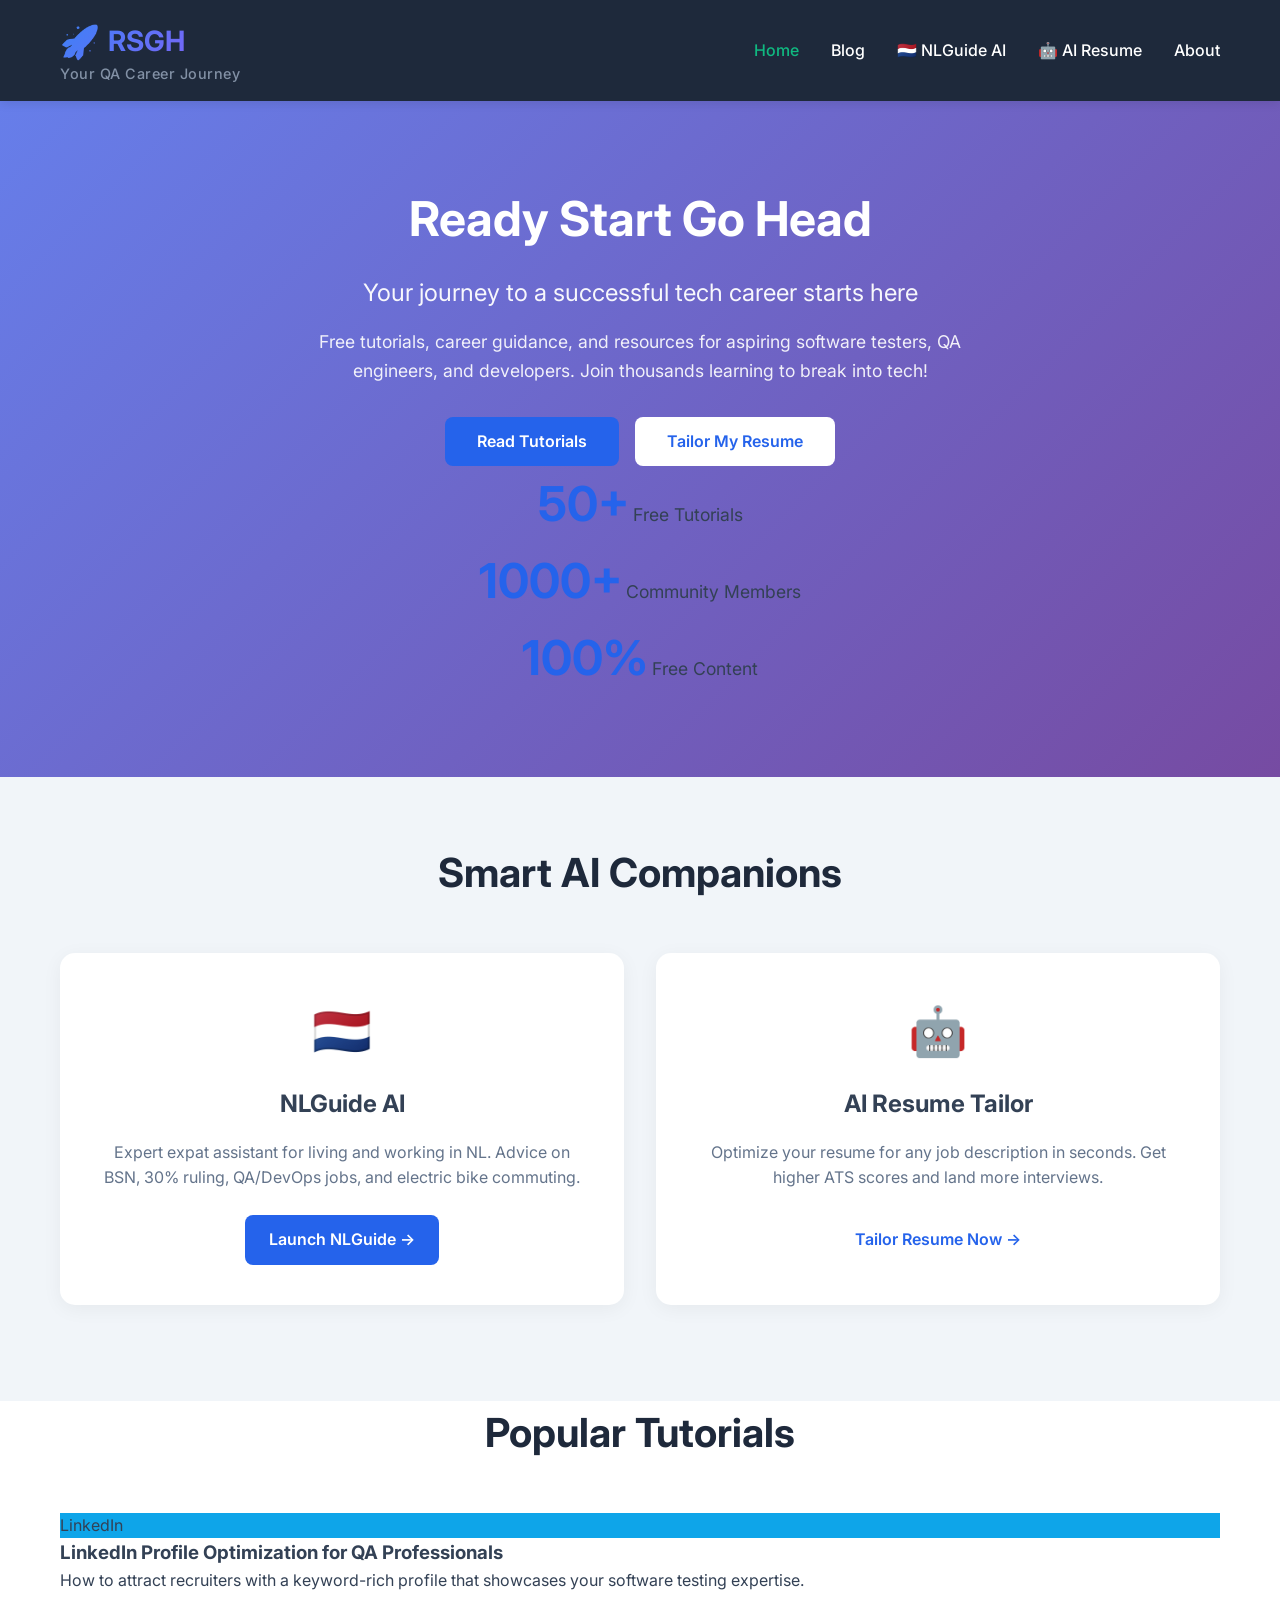
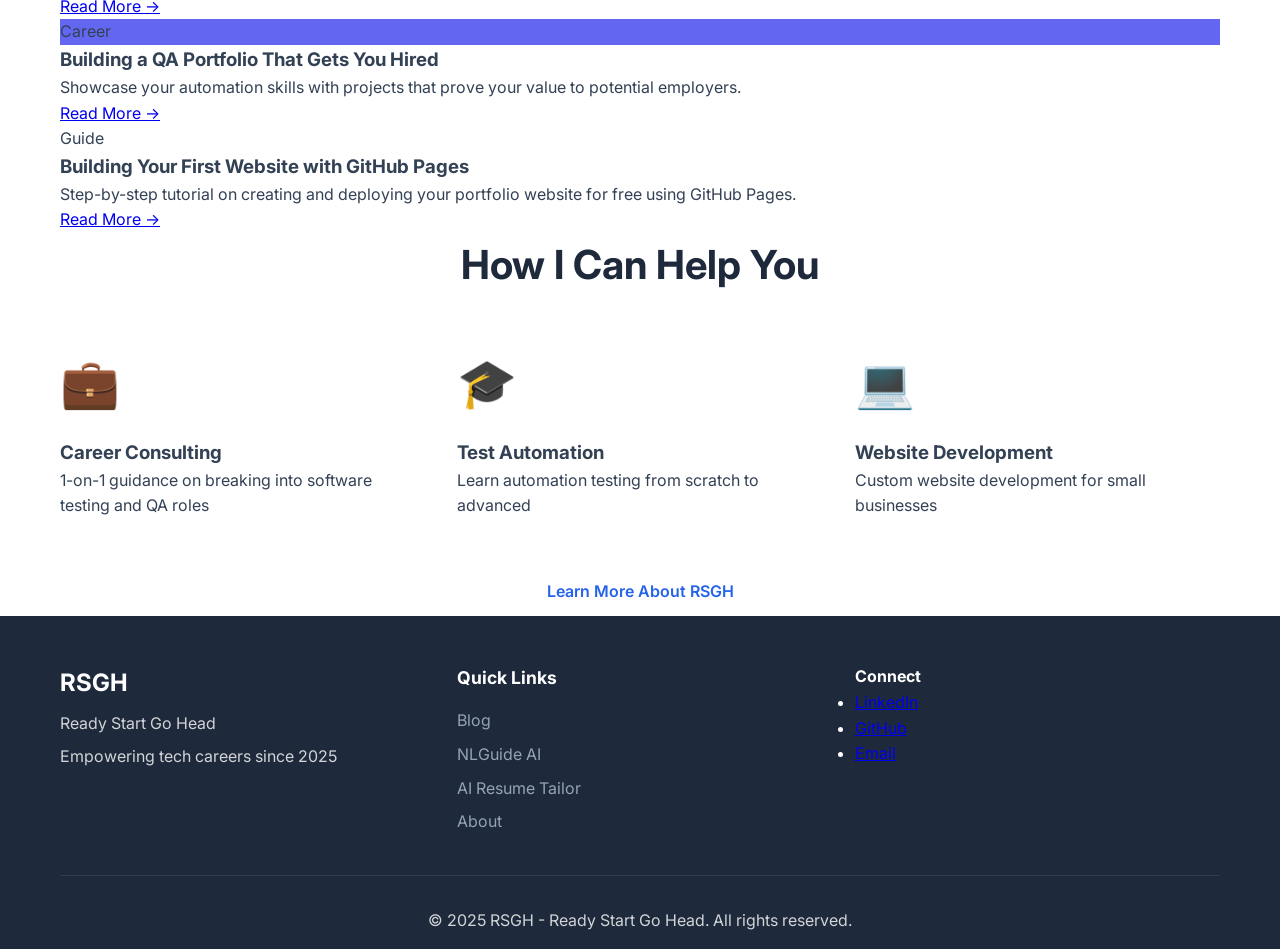
<file: index.html>
<!DOCTYPE html>
<html lang="en">
<head>
    <meta charset="UTF-8">
    <meta name="viewport" content="width=device-width, initial-scale=1.0">
    <meta name="description" content="RSGH - Ready Start Go Head | Empowering tech careers, software testing tutorials, and career guidance for aspiring developers and QA engineers.">
    <meta name="keywords" content="software testing, QA engineer, automation testing, career guidance, tech tutorials, RSGH, Ready Start Go Head">
    <title>RSGH - Ready Start Go Head | Tech Career & Software Testing</title>
    <link rel="stylesheet" href="styles.css">
    <link rel="preconnect" href="https://fonts.googleapis.com">
    <link rel="preconnect" href="https://fonts.gstatic.com" crossorigin>
    <link href="https://fonts.googleapis.com/css2?family=Inter:wght@300;400;600;700&display=swap" rel="stylesheet">
</head>
<body>
    <!-- Navigation -->
    <nav class="navbar">
        <div class="container">
            <div class="nav-brand">
                <h2 style="display: flex; align-items: center; gap: 0.5rem; font-size: 1.75rem;"><span style="font-size: 2rem;">🚀</span> RSGH</h2>
                <span class="brand-tagline" style="font-size: 0.9rem; font-weight: 500; opacity: 0.85; letter-spacing: 0.5px;">Your QA Career Journey</span>
            </div>
            <ul class="nav-menu">
                <li><a href="index.html" class="active">Home</a></li>
                <li><a href="blog.html">Blog</a></li>
                <li><a href="nlguide-ai.html">🇳🇱 NLGuide AI</a></li>
                <li><a href="ai-resume-tailor.html">🤖 AI Resume</a></li>
                <li><a href="about.html">About</a></li>
            </ul>
        </div>
    </nav>

    <!-- Hero Section -->
    <section class="hero">
        <div class="container">
            <div class="hero-content">
                <h1 class="hero-title">Ready Start Go Head</h1>
                <p class="hero-subtitle">Your journey to a successful tech career starts here</p>
                <p class="hero-description">Free tutorials, career guidance, and resources for aspiring software testers, QA engineers, and developers. Join thousands learning to break into tech!</p>
                <div class="hero-buttons">
                    <a href="blog.html" class="btn btn-primary">Read Tutorials</a>
                    <a href="ai-resume-tailor.html" class="btn btn-secondary">Tailor My Resume</a>
                </div>
                <div class="hero-stats">
                    <div class="stat-item">
                        <span class="stat-number">50+</span>
                        <span class="stat-label">Free Tutorials</span>
                    </div>
                    <div class="stat-item">
                        <span class="stat-number">1000+</span>
                        <span class="stat-label">Community Members</span>
                    </div>
                    <div class="stat-item">
                        <span class="stat-number">100%</span>
                        <span class="stat-label">Free Content</span>
                    </div>
                </div>
            </div>
        </div>
    </section>

    <!-- AI Tools Section -->
    <section class="ai-tools-preview" style="background: #f1f5f9; padding: 4rem 0;">
        <div class="container">
            <h2 class="section-title" style="text-align: center; margin-bottom: 3rem;">Smart AI Companions</h2>
            <div class="services-grid" style="display: grid; grid-template-columns: repeat(auto-fit, minmax(300px, 1fr)); gap: 2rem;">
                <div class="service-item" style="background: white; padding: 2.5rem; border-radius: 15px; box-shadow: 0 4px 20px rgba(0,0,0,0.05); text-align: center;">
                    <div style="font-size: 3rem; margin-bottom: 1rem;">🇳🇱</div>
                    <h3 style="font-size: 1.5rem; margin-bottom: 1rem;">NLGuide AI</h3>
                    <p style="color: #64748b; margin-bottom: 1.5rem;">Expert expat assistant for living and working in NL. Advice on BSN, 30% ruling, QA/DevOps jobs, and electric bike commuting.</p>
                    <a href="nlguide-ai.html" class="btn btn-primary" style="width: auto; padding: 0.75rem 1.5rem;">Launch NLGuide →</a>
                </div>
                <div class="service-item" style="background: white; padding: 2.5rem; border-radius: 15px; box-shadow: 0 4px 20px rgba(0,0,0,0.05); text-align: center;">
                    <div style="font-size: 3rem; margin-bottom: 1rem;">🤖</div>
                    <h3 style="font-size: 1.5rem; margin-bottom: 1rem;">AI Resume Tailor</h3>
                    <p style="color: #64748b; margin-bottom: 1.5rem;">Optimize your resume for any job description in seconds. Get higher ATS scores and land more interviews.</p>
                    <a href="ai-resume-tailor.html" class="btn btn-secondary" style="width: auto; padding: 0.75rem 1.5rem;">Tailor Resume Now →</a>
                </div>
            </div>
        </div>
    </section>

    <!-- Popular Tutorials Section -->
    <section class="featured-posts">
        <div class="container">
            <h2 class="section-title">Popular Tutorials</h2>
            <div class="post-grid">
                <!-- Post 1 -->
                <article class="post-card">
                    <div class="post-category" style="background: #0ea5e9;">LinkedIn</div>
                    <h3 class="post-title">LinkedIn Profile Optimization for QA Professionals</h3>
                    <p class="post-excerpt">How to attract recruiters with a keyword-rich profile that showcases your software testing expertise.</p>
                    <a href="posts/linkedin-optimization.html" class="read-more">Read More →</a>
                </article>
                <!-- Post 2 -->
                <article class="post-card">
                    <div class="post-category" style="background: #6366f1;">Career</div>
                    <h3 class="post-title">Building a QA Portfolio That Gets You Hired</h3>
                    <p class="post-excerpt">Showcase your automation skills with projects that prove your value to potential employers.</p>
                    <a href="posts/qa-portfolio-guide.html" class="read-more">Read More →</a>
                </article>
                <!-- Post 3 -->
                <article class="post-card">
                    <div class="post-category">Guide</div>
                    <h3 class="post-title">Building Your First Website with GitHub Pages</h3>
                    <p class="post-excerpt">Step-by-step tutorial on creating and deploying your portfolio website for free using GitHub Pages.</p>
                    <a href="blog.html" class="read-more">Read More →</a>
                </article>
            </div>
        </div>
    </section>

    <!-- Services Overview Section -->
    <section class="services-overview">
        <div class="container">
            <h2 class="section-title">How I Can Help You</h2>
            <div class="services-grid">
                <div class="service-item">
                    <div class="service-icon">💼</div>
                    <h3>Career Consulting</h3>
                    <p>1-on-1 guidance on breaking into software testing and QA roles</p>
                </div>
                <div class="service-item">
                    <div class="service-icon">🎓</div>
                    <h3>Test Automation</h3>
                    <p>Learn automation testing from scratch to advanced</p>
                </div>
                <div class="service-item">
                    <div class="service-icon">💻</div>
                    <h3>Website Development</h3>
                    <p>Custom website development for small businesses</p>
                </div>
            </div>
            <div style="text-align: center; margin-top: 3rem;">
                <a href="about.html" class="btn btn-secondary">Learn More About RSGH</a>
            </div>
        </div>
    </section>

    <!-- Footer -->
    <footer class="footer">
        <div class="container">
            <div class="footer-content">
                <div class="footer-brand">
                    <h3>RSGH</h3>
                    <p>Ready Start Go Head</p>
                    <p>Empowering tech careers since 2025</p>
                </div>
                <div class="footer-links">
                    <h4>Quick Links</h4>
                    <ul>
                        <li><a href="blog.html">Blog</a></li>
                        <li><a href="nlguide-ai.html">NLGuide AI</a></li>
                        <li><a href="ai-resume-tailor.html">AI Resume Tailor</a></li>
                        <li><a href="about.html">About</a></li>
                    </ul>
                </div>
                <div class="footer-social">
                    <h4>Connect</h4>
                    <ul>
                        <li><a href="https://www.linkedin.com/in/rajasekhar-narisetti/">LinkedIn</a></li>
                        <li><a href="https://github.com/rajdevopsprojects477nl">GitHub</a></li>
                        <li><a href="mailto:raja4usekhar@gmail.com">Email</a></li>
                    </ul>
                </div>
            </div>
            <div class="footer-bottom">
                <p>© 2025 RSGH - Ready Start Go Head. All rights reserved.</p>
            </div>
        </div>
    </footer>

    <script>
        // Simple mobile menu toggle
        const navMenu = document.querySelector('.nav-menu');
        const navBrand = document.querySelector('.nav-brand');

        // Smooth scroll for anchor links
        document.querySelectorAll('a[href^="#"]').forEach(anchor => {
            anchor.addEventListener('click', function (e) {
                e.preventDefault();
                const target = document.querySelector(this.getAttribute('href'));
                if (target) {
                    target.scrollIntoView({
                        behavior: 'smooth'
                    });
                }
            });
        });
    </script>

    <!-- Tawk.to Live Chat -->
    <script type="text/javascript">
        var Tawk_API=Tawk_API||{}, Tawk_LoadStart=new Date();
        (function(){
        var s1=document.createElement("script"),s0=document.getElementsByTagName("script")[0];
        s1.async=true;
        s1.src='https://embed.tawk.to/694ec43c77283d197dcb7bb7/1jddqt34b';
        s1.charset='UTF-8';
        s1.setAttribute('crossorigin','*');
        s0.parentNode.insertBefore(s1,s0);
        })();
    </script>
</body>
</html>
</file>
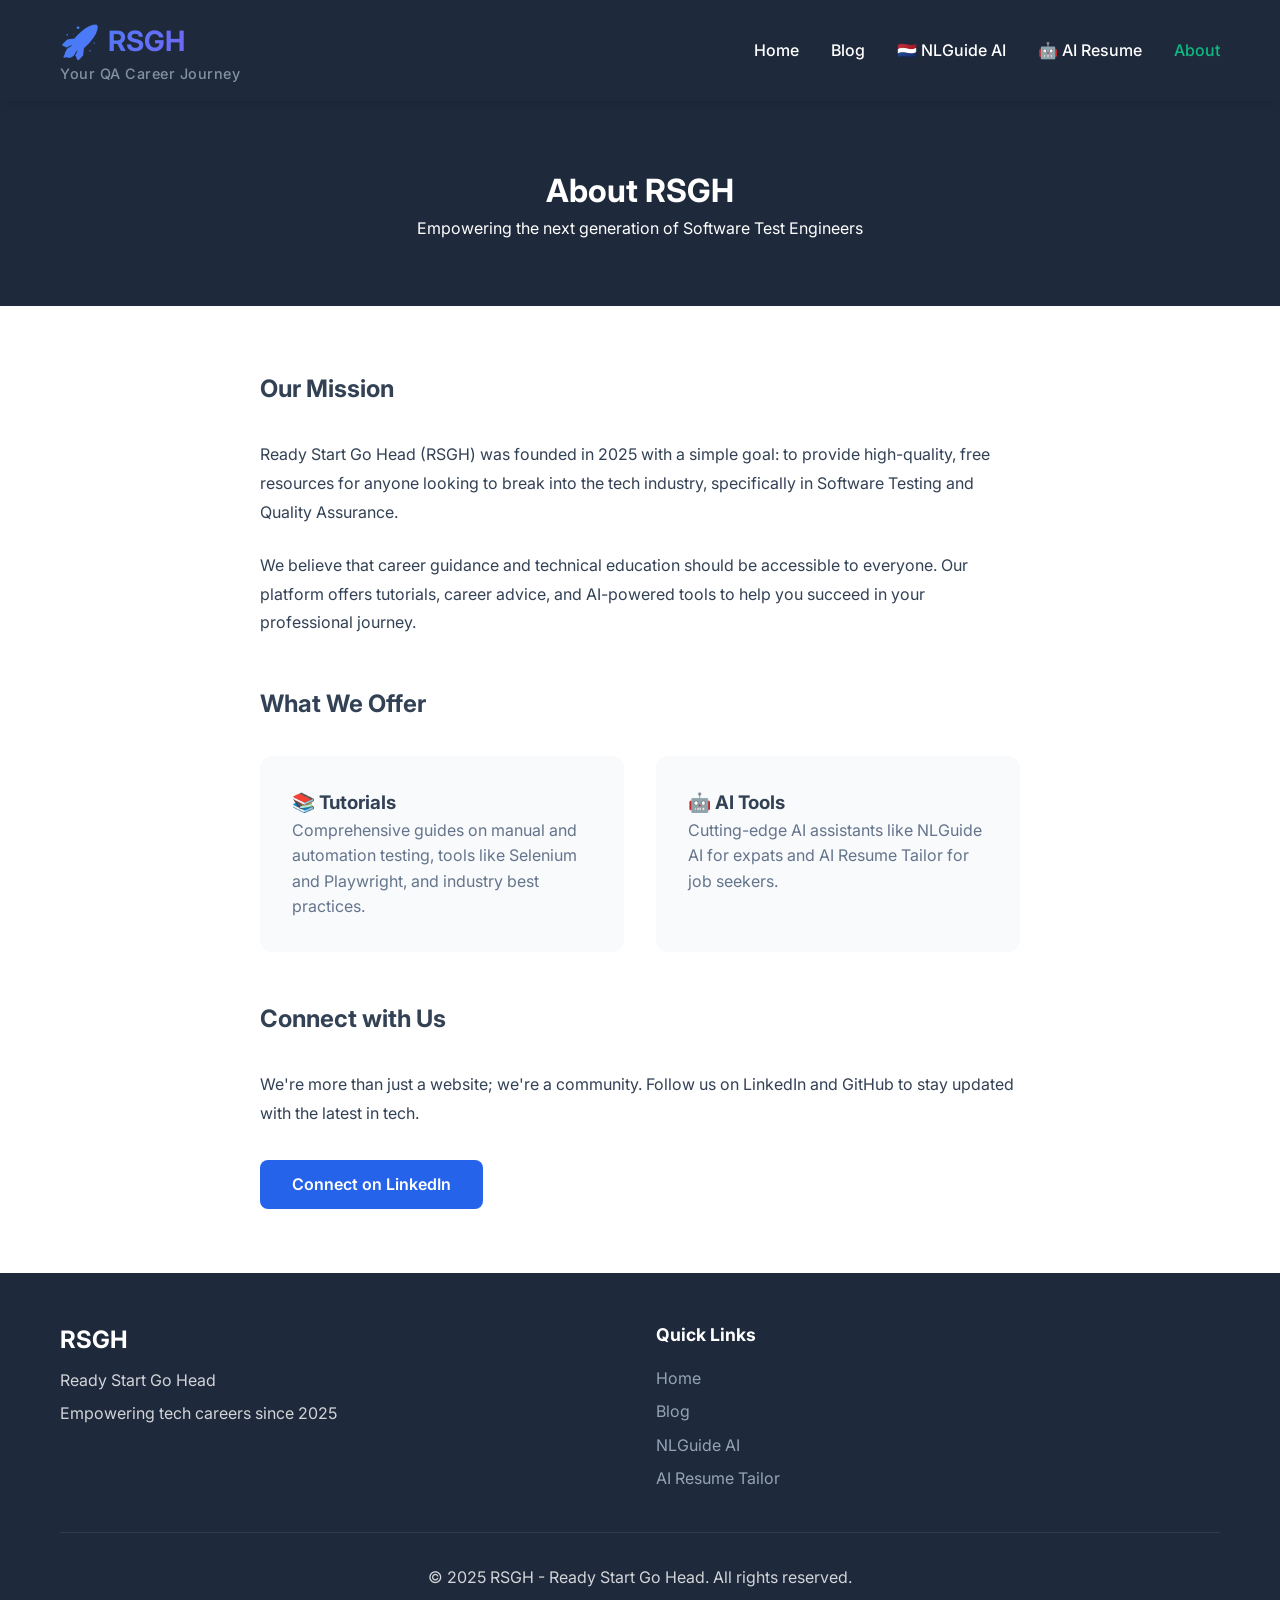
<file: about.html>
<!DOCTYPE html>
<html lang="en">
<head>
    <meta charset="UTF-8">
    <meta name="viewport" content="width=device-width, initial-scale=1.0">
    <title>About RSGH | Ready Start Go Head</title>
    <link rel="stylesheet" href="styles.css">
    <link rel="preconnect" href="https://fonts.googleapis.com">
    <link rel="preconnect" href="https://fonts.gstatic.com" crossorigin>
    <link href="https://fonts.googleapis.com/css2?family=Inter:wght@300;400;600;700&display=swap" rel="stylesheet">
</head>
<body>
    <!-- Navigation -->
    <nav class="navbar">
        <div class="container">
            <div class="nav-brand">
                <h2 style="display: flex; align-items: center; gap: 0.5rem; font-size: 1.75rem;"><span style="font-size: 2rem;">🚀</span> RSGH</h2>
                <span class="brand-tagline" style="font-size: 0.9rem; font-weight: 500; opacity: 0.85; letter-spacing: 0.5px;">Your QA Career Journey</span>
            </div>
            <ul class="nav-menu">
                <li><a href="index.html">Home</a></li>
                <li><a href="blog.html">Blog</a></li>
                <li><a href="nlguide-ai.html">🇳🇱 NLGuide AI</a></li>
                <li><a href="ai-resume-tailor.html">🤖 AI Resume</a></li>
                <li><a href="about.html" class="active">About</a></li>
            </ul>
        </div>
    </nav>

    <header class="about-hero" style="background: #1e293b; color: white; padding: 4rem 0; text-align: center;">
        <div class="container">
            <h1>About RSGH</h1>
            <p>Empowering the next generation of Software Test Engineers</p>
        </div>
    </header>

    <section class="about-content" style="padding: 4rem 0;">
        <div class="container" style="max-width: 800px;">
            <h2 style="margin-bottom: 2rem;">Our Mission</h2>
            <p style="margin-bottom: 1.5rem; line-height: 1.8; color: #334155;">Ready Start Go Head (RSGH) was founded in 2025 with a simple goal: to provide high-quality, free resources for anyone looking to break into the tech industry, specifically in Software Testing and Quality Assurance.</p>
            <p style="margin-bottom: 1.5rem; line-height: 1.8; color: #334155;">We believe that career guidance and technical education should be accessible to everyone. Our platform offers tutorials, career advice, and AI-powered tools to help you succeed in your professional journey.</p>
            
            <h2 style="margin-top: 3rem; margin-bottom: 2rem;">What We Offer</h2>
            <div style="display: grid; grid-template-columns: 1fr 1fr; gap: 2rem;">
                <div style="background: #f8fafc; padding: 2rem; border-radius: 12px;">
                    <h3>📚 Tutorials</h3>
                    <p style="color: #64748b;">Comprehensive guides on manual and automation testing, tools like Selenium and Playwright, and industry best practices.</p>
                </div>
                <div style="background: #f8fafc; padding: 2rem; border-radius: 12px;">
                    <h3>🤖 AI Tools</h3>
                    <p style="color: #64748b;">Cutting-edge AI assistants like NLGuide AI for expats and AI Resume Tailor for job seekers.</p>
                </div>
            </div>

            <h2 style="margin-top: 3rem; margin-bottom: 2rem;">Connect with Us</h2>
            <p style="margin-bottom: 1.5rem; line-height: 1.8; color: #334155;">We're more than just a website; we're a community. Follow us on LinkedIn and GitHub to stay updated with the latest in tech.</p>
            <div style="margin-top: 2rem;">
                <a href="https://www.linkedin.com/in/rajasekhar-narisetti/" class="btn btn-primary">Connect on LinkedIn</a>
            </div>
        </div>
    </section>

    <footer class="footer">
        <div class="container">
            <div class="footer-content">
                <div class="footer-brand">
                    <h3>RSGH</h3>
                    <p>Ready Start Go Head</p>
                    <p>Empowering tech careers since 2025</p>
                </div>
                <div class="footer-links">
                    <h4>Quick Links</h4>
                    <ul>
                        <li><a href="index.html">Home</a></li>
                        <li><a href="blog.html">Blog</a></li>
                        <li><a href="nlguide-ai.html">NLGuide AI</a></li>
                        <li><a href="ai-resume-tailor.html">AI Resume Tailor</a></li>
                    </ul>
                </div>
            </div>
            <div class="footer-bottom">
                <p>© 2025 RSGH - Ready Start Go Head. All rights reserved.</p>
            </div>
        </div>
    </footer>

    <!-- Tawk.to Live Chat -->
    <script type="text/javascript">
    var Tawk_API=Tawk_API||{}, Tawk_LoadStart=new Date();
    (function(){
    var s1=document.createElement("script"),s0=document.getElementsByTagName("script")[0];
    s1.async=true;
    s1.src='https://embed.tawk.to/694ec43c77283d197dcb7bb7/1jddqt34b';
    s1.charset='UTF-8';
    s1.setAttribute('crossorigin','*');
    s0.parentNode.insertBefore(s1,s0);
    })();
    </script>
</body>
</html>
</file>
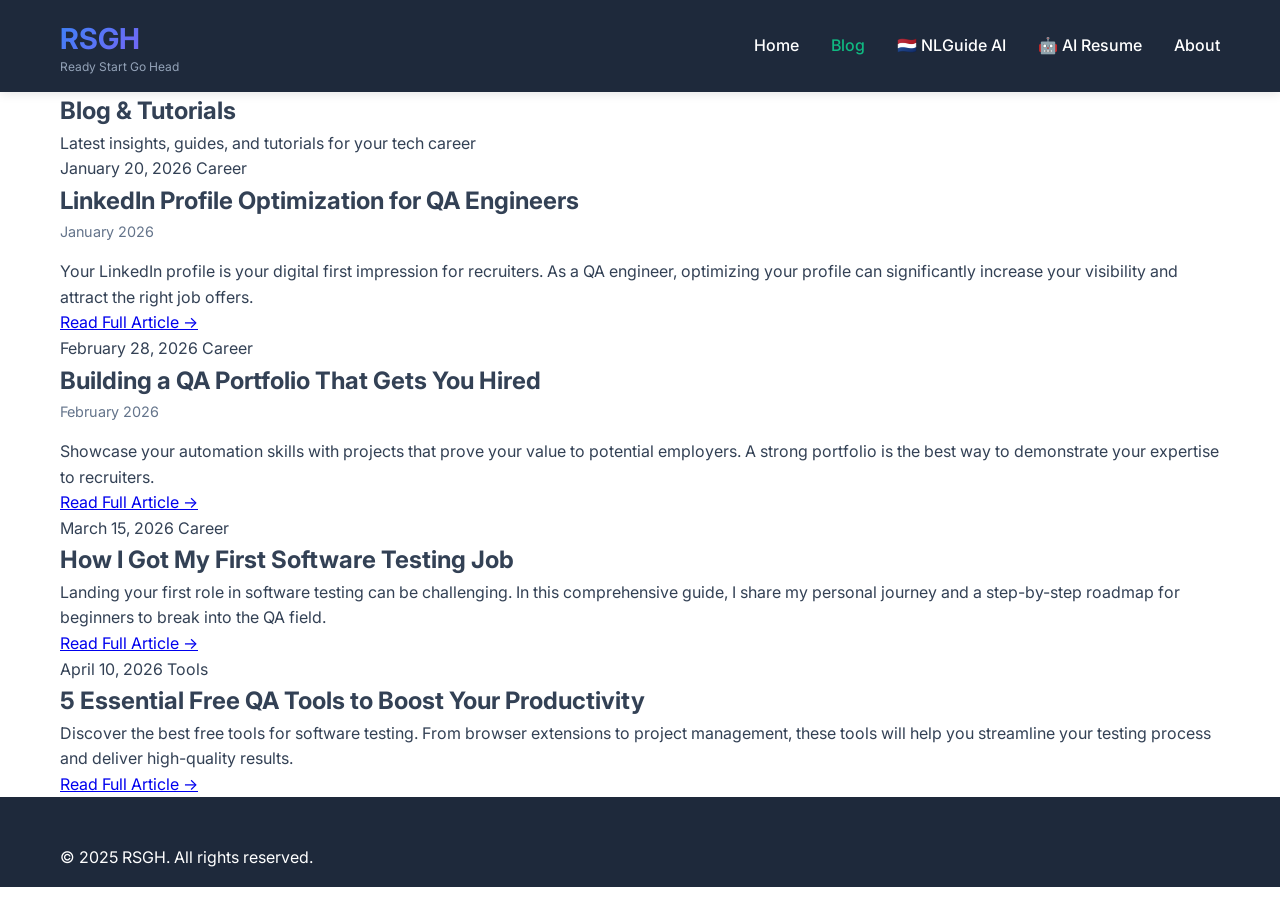
<file: blog.html>
<!DOCTYPE html>
<html lang="en">
<head>
    <meta charset="UTF-8">
    <meta name="viewport" content="width=device-width, initial-scale=1.0">
    <title>Blog & Tutorials - RSGH | Ready Start Go Head</title>
    <link rel="stylesheet" href="styles.css">
    <link rel="preconnect" href="https://fonts.googleapis.com">
    <link rel="preconnect" href="https://fonts.gstatic.com" crossorigin>
    <link href="https://fonts.googleapis.com/css2?family=Inter:wght@300;400;600;700&display=swap" rel="stylesheet">
</head>
<body>
    <!-- Navigation -->
    <nav class="navbar">
        <div class="container">
            <div class="nav-brand">
                <h2>RSGH</h2>
                <span class="brand-tagline">Ready Start Go Head</span>
            </div>
            <ul class="nav-menu">
                <li><a href="index.html">Home</a></li>
                <li><a href="blog.html" class="active">Blog</a></li>
                <li><a href="nlguide-ai.html">🇳🇱 NLGuide AI</a></li>
                <li><a href="ai-resume-tailor.html">🤖 AI Resume</a></li>
                <li><a href="about.html">About</a></li>
            </ul>
        </div>
    </nav>

    <section class="blog-hero">
        <div class="container">
            <h1>Blog & Tutorials</h1>
            <p>Latest insights, guides, and tutorials for your tech career</p>
        </div>
    </section>

    <section class="blog-posts">
        <div class="container">
            <div class="blog-grid">
                <!-- Post 1 -->
                <article class="blog-card" id="post1" onclick="window.location='posts/linkedin-optimization.html'" style="cursor: pointer;">
                    <div class="post-meta">
                        <span class="post-date">January 20, 2026</span>
                        <span class="post-category">Career</span>
                    </div>
                    <h2>LinkedIn Profile Optimization for QA Engineers</h2>
                    <p style="font-size: 0.9rem; color: #64748b; margin-bottom: 1rem;">January 2026</p>
                    <p>Your LinkedIn profile is your digital first impression for recruiters. As a QA engineer, optimizing your profile can significantly increase your visibility and attract the right job offers.</p>
                    <a href="posts/linkedin-optimization.html" class="read-more">Read Full Article →</a>
                </article>

                <!-- Post 2 -->
                <article class="blog-card" id="post2" onclick="window.location='posts/qa-portfolio-guide.html'" style="cursor: pointer;">
                    <div class="post-meta">
                        <span class="post-date">February 28, 2026</span>
                        <span class="post-category">Career</span>
                    </div>
                    <h2>Building a QA Portfolio That Gets You Hired</h2>
                    <p style="font-size: 0.9rem; color: #64748b; margin-bottom: 1rem;">February 2026</p>
                    <p>Showcase your automation skills with projects that prove your value to potential employers. A strong portfolio is the best way to demonstrate your expertise to recruiters.</p>
                    <a href="posts/qa-portfolio-guide.html" class="read-more">Read Full Article →</a>
                </article>

                <!-- Post 3 -->
                <article class="blog-card" id="post3" onclick="window.location='posts/how-i-got-my-first-qa-job.html'" style="cursor: pointer;">
                    <div class="post-meta">
                        <span class="post-date">March 15, 2026</span>
                        <span class="post-category">Career</span>
                    </div>
                    <h2>How I Got My First Software Testing Job</h2>
                    <p>Landing your first role in software testing can be challenging. In this comprehensive guide, I share my personal journey and a step-by-step roadmap for beginners to break into the QA field.</p>
                    <a href="posts/how-i-got-my-first-qa-job.html" class="read-more">Read Full Article →</a>
                </article>

                <!-- Post 4 -->
                <article class="blog-card" id="post4" onclick="window.location='posts/5-free-qa-tools.html'" style="cursor: pointer;">
                    <div class="post-meta">
                        <span class="post-date">April 10, 2026</span>
                        <span class="post-category">Tools</span>
                    </div>
                    <h2>5 Essential Free QA Tools to Boost Your Productivity</h2>
                    <p>Discover the best free tools for software testing. From browser extensions to project management, these tools will help you streamline your testing process and deliver high-quality results.</p>
                    <a href="posts/5-free-qa-tools.html" class="read-more">Read Full Article →</a>
                </article>
            </div>
        </div>
    </section>

    <footer class="footer">
        <div class="container">
            <p>© 2025 RSGH. All rights reserved.</p>
        </div>
    </footer>

    <!-- Tawk.to Live Chat -->
    <script type="text/javascript">
        var Tawk_API=Tawk_API||{}, Tawk_LoadStart=new Date();
        (function(){
            var s1=document.createElement("script"),s0=document.getElementsByTagName("script")[0];
            s1.async=true;
            s1.src='https://embed.tawk.to/694ec43c77283d197dcb7bb7/1jddqt34b';
            s1.charset='UTF-8';
            s1.setAttribute('crossorigin','*');
            s0.parentNode.insertBefore(s1,s0);
        })();
    </script>
</body>
</html>
</file>
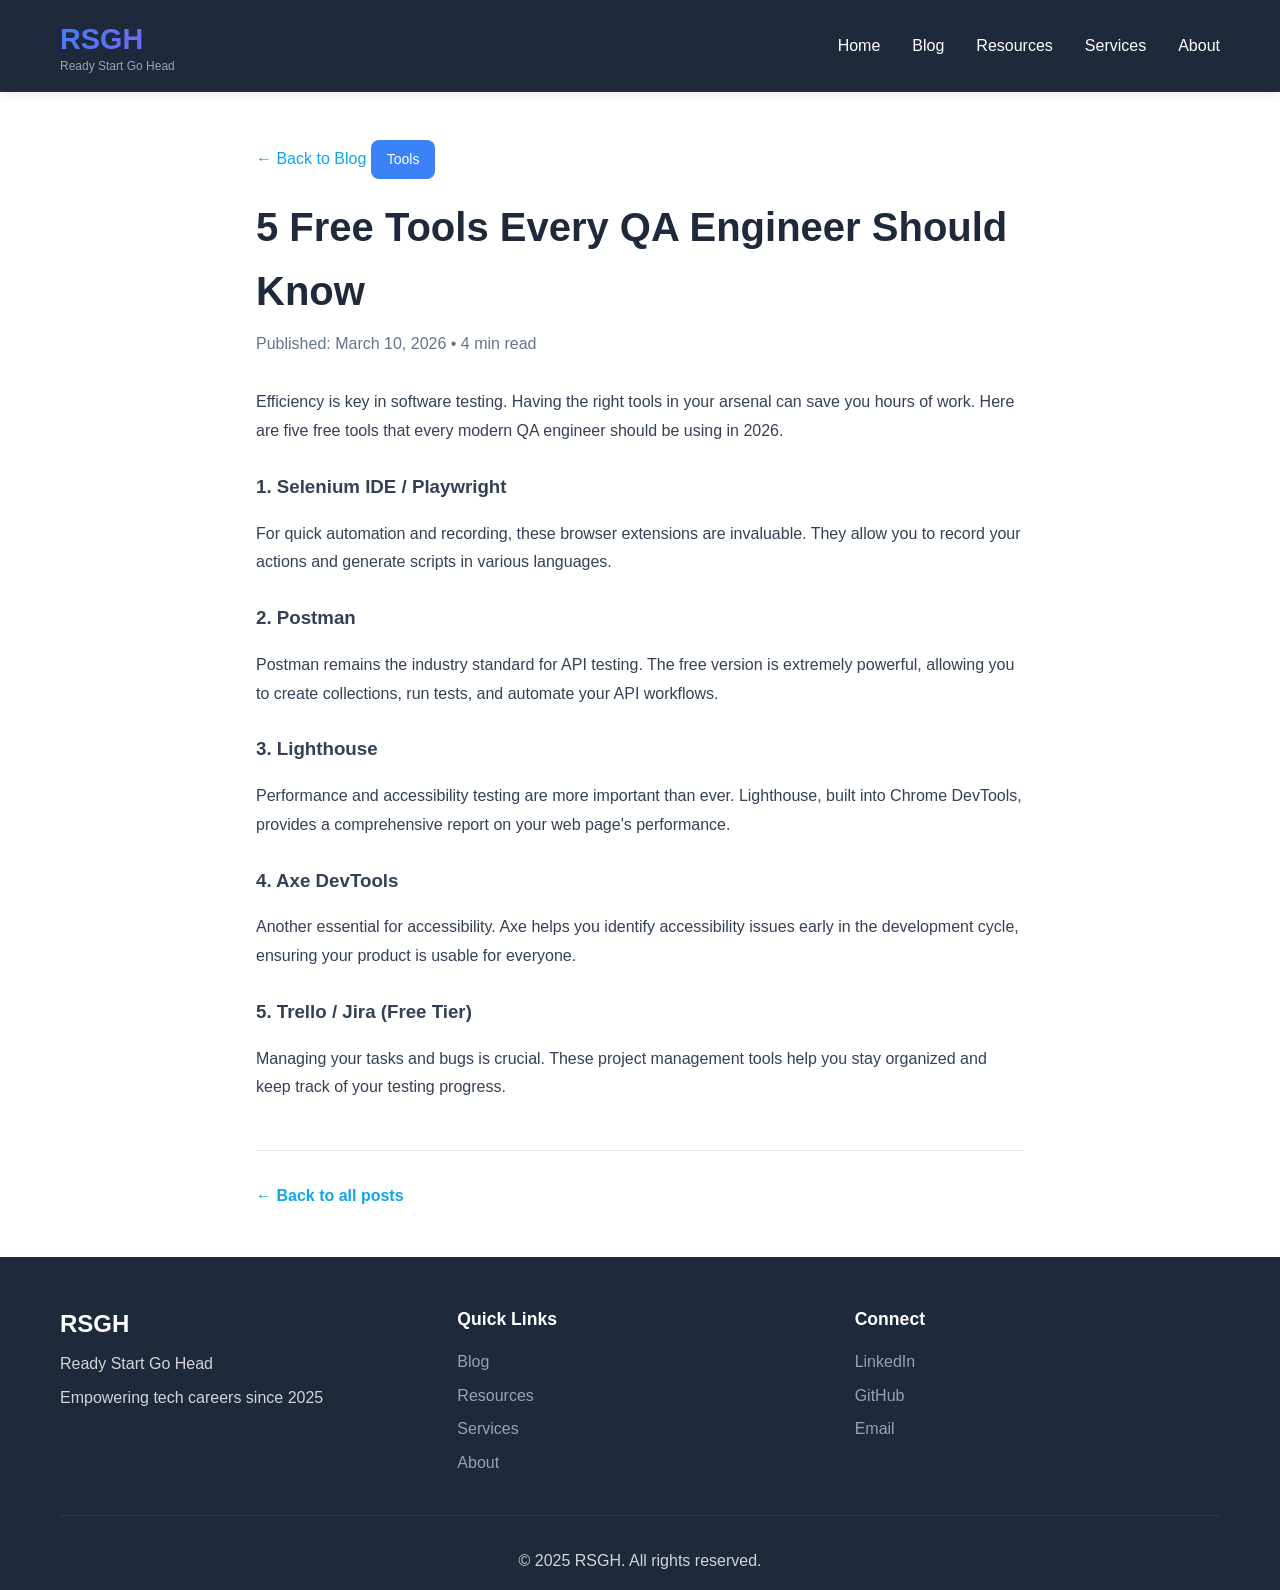
<file: posts/5-free-qa-tools.html>
<!DOCTYPE html>
<html lang="en">
<head>
    <meta charset="UTF-8">
    <meta name="viewport" content="width=device-width, initial-scale=1.0">
    <title>5 Free Tools Every QA Engineer Should Know - RSGH</title>
    <link rel="stylesheet" href="../styles.css">
</head>
<body>
    <nav class="navbar">
        <div class="container">
            <div class="nav-brand"><h2>RSGH</h2><span class="brand-tagline">Ready Start Go Head</span></div>
            <ul class="nav-menu">
                <li><a href="../index.html">Home</a></li>
                <li><a href="../blog.html">Blog</a></li>
                <li><a href="../resources.html">Resources</a></li>
                <li><a href="../services.html">Services</a></li>
                <li><a href="../about.html">About</a></li>
            </ul>
        </div>
    </nav>

    <article class="blog-post">
        <div class="container" style="max-width: 800px; padding: 3rem 1rem;">
            <a href="../blog.html" style="color: #0ea5e9; text-decoration: none; margin-bottom: 1rem; display: inline-block;">← Back to Blog</a>
            <span class="card-tag" style="background: #3b82f6; color: white; padding: 0.5rem 1rem; border-radius: 0.5rem; font-size: 0.875rem; display: inline-block; margin-bottom: 1rem;">Tools</span>
            <h1 style="font-size: 2.5rem; margin-bottom: 0.5rem; color: #1e293b;">5 Free Tools Every QA Engineer Should Know</h1>
            <p style="color: #64748b; margin-bottom: 2rem;">Published: March 10, 2026 • 4 min read</p>
            <div style="line-height: 1.8; color: #334155;">
                <p>Efficiency is key in software testing. Having the right tools in your arsenal can save you hours of work. Here are five free tools that every modern QA engineer should be using in 2026.</p>
                <h3 style="margin: 1.5rem 0 1rem;">1. Selenium IDE / Playwright</h3>
                <p>For quick automation and recording, these browser extensions are invaluable. They allow you to record your actions and generate scripts in various languages.</p>
                <h3 style="margin: 1.5rem 0 1rem;">2. Postman</h3>
                <p>Postman remains the industry standard for API testing. The free version is extremely powerful, allowing you to create collections, run tests, and automate your API workflows.</p>
                <h3 style="margin: 1.5rem 0 1rem;">3. Lighthouse</h3>
                <p>Performance and accessibility testing are more important than ever. Lighthouse, built into Chrome DevTools, provides a comprehensive report on your web page's performance.</p>
                <h3 style="margin: 1.5rem 0 1rem;">4. Axe DevTools</h3>
                <p>Another essential for accessibility. Axe helps you identify accessibility issues early in the development cycle, ensuring your product is usable for everyone.</p>
                <h3 style="margin: 1.5rem 0 1rem;">5. Trello / Jira (Free Tier)</h3>
                <p>Managing your tasks and bugs is crucial. These project management tools help you stay organized and keep track of your testing progress.</p>
            </div>
            <div style="margin-top: 3rem; padding-top: 2rem; border-top: 1px solid #e2e8f0;">
                <a href="../blog.html" style="color: #0ea5e9; text-decoration: none; font-weight: 600;">← Back to all posts</a>
            </div>
        </div>
    </article>

    <footer class="footer">
        <div class="container">
            <div class="footer-content">
                <div class="footer-brand"><h3>RSGH</h3><p>Ready Start Go Head</p><p>Empowering tech careers since 2025</p></div>
                <div class="footer-links"><h4>Quick Links</h4><a href="../blog.html">Blog</a><a href="../resources.html">Resources</a><a href="../services.html">Services</a><a href="../about.html">About</a></div>
                <div class="footer-links"><h4>Connect</h4><a href="https://www.linkedin.com/in/rajasekhar-narisetti/">LinkedIn</a><a href="https://github.com/rajasekhar477">GitHub</a><a href="mailto:raja4usekhar@gmail.com">Email</a></div>
            </div>
            <div class="footer-bottom"><p>© 2025 RSGH. All rights reserved.</p></div>
        </div>
    </footer>
    <script type="text/javascript">var Tawk_API=Tawk_API||{}, Tawk_LoadStart=new Date();(function(){var s1=document.createElement("script"),s0=document.getElementsByTagName("script")[0];s1.async=true;s1.src='https://embed.tawk.to/694ec43c77283d197dcb7bb7/1ii6khspp';s1.charset='UTF-8';s1.setAttribute('crossorigin','*');s0.parentNode.insertBefore(s1,s0);})();</script>
</body>
</html>
</file>
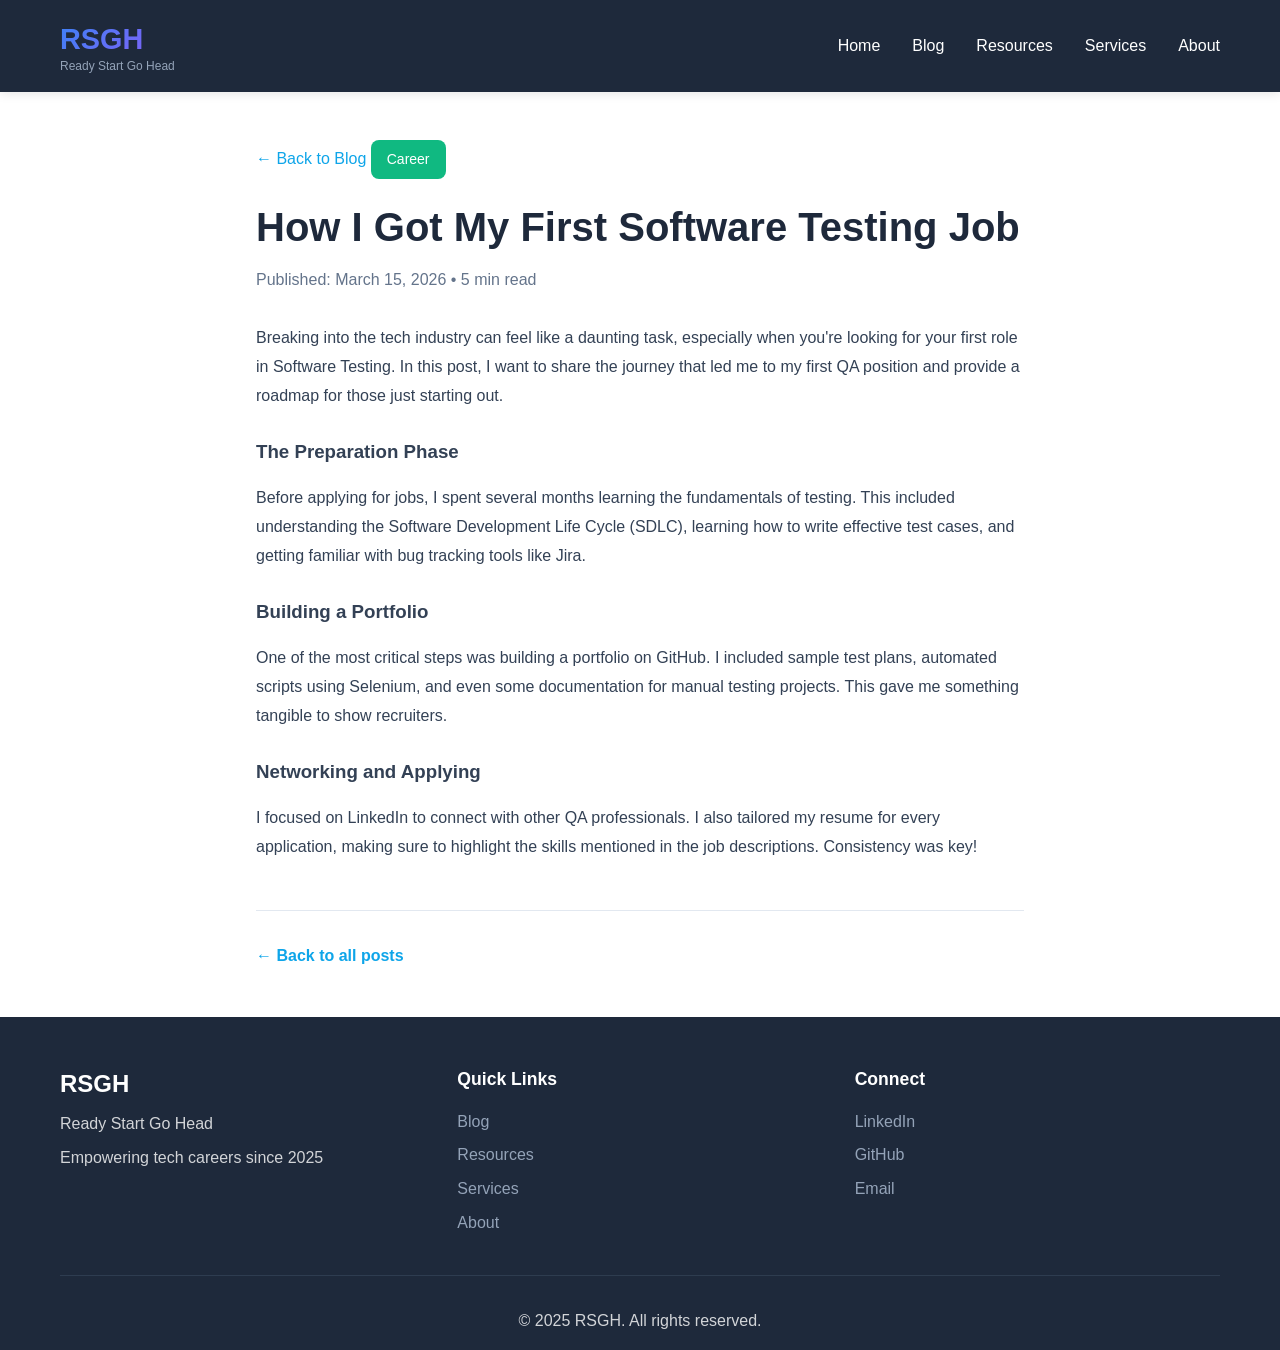
<file: posts/how-i-got-my-first-qa-job.html>
<!DOCTYPE html>
<html lang="en">
<head>
    <meta charset="UTF-8">
    <meta name="viewport" content="width=device-width, initial-scale=1.0">
    <title>How I Got My First Software Testing Job - RSGH</title>
    <link rel="stylesheet" href="../styles.css">
</head>
<body>
    <nav class="navbar">
        <div class="container">
            <div class="nav-brand"><h2>RSGH</h2><span class="brand-tagline">Ready Start Go Head</span></div>
            <ul class="nav-menu">
                <li><a href="../index.html">Home</a></li>
                <li><a href="../blog.html">Blog</a></li>
                <li><a href="../resources.html">Resources</a></li>
                <li><a href="../services.html">Services</a></li>
                <li><a href="../about.html">About</a></li>
            </ul>
        </div>
    </nav>

    <article class="blog-post">
        <div class="container" style="max-width: 800px; padding: 3rem 1rem;">
            <a href="../blog.html" style="color: #0ea5e9; text-decoration: none; margin-bottom: 1rem; display: inline-block;">← Back to Blog</a>
            <span class="card-tag" style="background: #10b981; color: white; padding: 0.5rem 1rem; border-radius: 0.5rem; font-size: 0.875rem; display: inline-block; margin-bottom: 1rem;">Career</span>
            <h1 style="font-size: 2.5rem; margin-bottom: 0.5rem; color: #1e293b;">How I Got My First Software Testing Job</h1>
            <p style="color: #64748b; margin-bottom: 2rem;">Published: March 15, 2026 • 5 min read</p>
            <div style="line-height: 1.8; color: #334155;">
                <p>Breaking into the tech industry can feel like a daunting task, especially when you're looking for your first role in Software Testing. In this post, I want to share the journey that led me to my first QA position and provide a roadmap for those just starting out.</p>
                <h3 style="margin: 1.5rem 0 1rem;">The Preparation Phase</h3>
                <p>Before applying for jobs, I spent several months learning the fundamentals of testing. This included understanding the Software Development Life Cycle (SDLC), learning how to write effective test cases, and getting familiar with bug tracking tools like Jira.</p>
                <h3 style="margin: 1.5rem 0 1rem;">Building a Portfolio</h3>
                <p>One of the most critical steps was building a portfolio on GitHub. I included sample test plans, automated scripts using Selenium, and even some documentation for manual testing projects. This gave me something tangible to show recruiters.</p>
                <h3 style="margin: 1.5rem 0 1rem;">Networking and Applying</h3>
                <p>I focused on LinkedIn to connect with other QA professionals. I also tailored my resume for every application, making sure to highlight the skills mentioned in the job descriptions. Consistency was key!</p>
            </div>
            <div style="margin-top: 3rem; padding-top: 2rem; border-top: 1px solid #e2e8f0;">
                <a href="../blog.html" style="color: #0ea5e9; text-decoration: none; font-weight: 600;">← Back to all posts</a>
            </div>
        </div>
    </article>

    <footer class="footer">
        <div class="container">
            <div class="footer-content">
                <div class="footer-brand"><h3>RSGH</h3><p>Ready Start Go Head</p><p>Empowering tech careers since 2025</p></div>
                <div class="footer-links"><h4>Quick Links</h4><a href="../blog.html">Blog</a><a href="../resources.html">Resources</a><a href="../services.html">Services</a><a href="../about.html">About</a></div>
                <div class="footer-links"><h4>Connect</h4><a href="https://www.linkedin.com/in/rajasekhar-narisetti/">LinkedIn</a><a href="https://github.com/rajasekhar477">GitHub</a><a href="mailto:raja4usekhar@gmail.com">Email</a></div>
            </div>
            <div class="footer-bottom"><p>© 2025 RSGH. All rights reserved.</p></div>
        </div>
    </footer>
    <script type="text/javascript">var Tawk_API=Tawk_API||{}, Tawk_LoadStart=new Date();(function(){var s1=document.createElement("script"),s0=document.getElementsByTagName("script")[0];s1.async=true;s1.src='https://embed.tawk.to/694ec43c77283d197dcb7bb7/1ii6khspp';s1.charset='UTF-8';s1.setAttribute('crossorigin','*');s0.parentNode.insertBefore(s1,s0);})();</script>
</body>
</html>
</file>
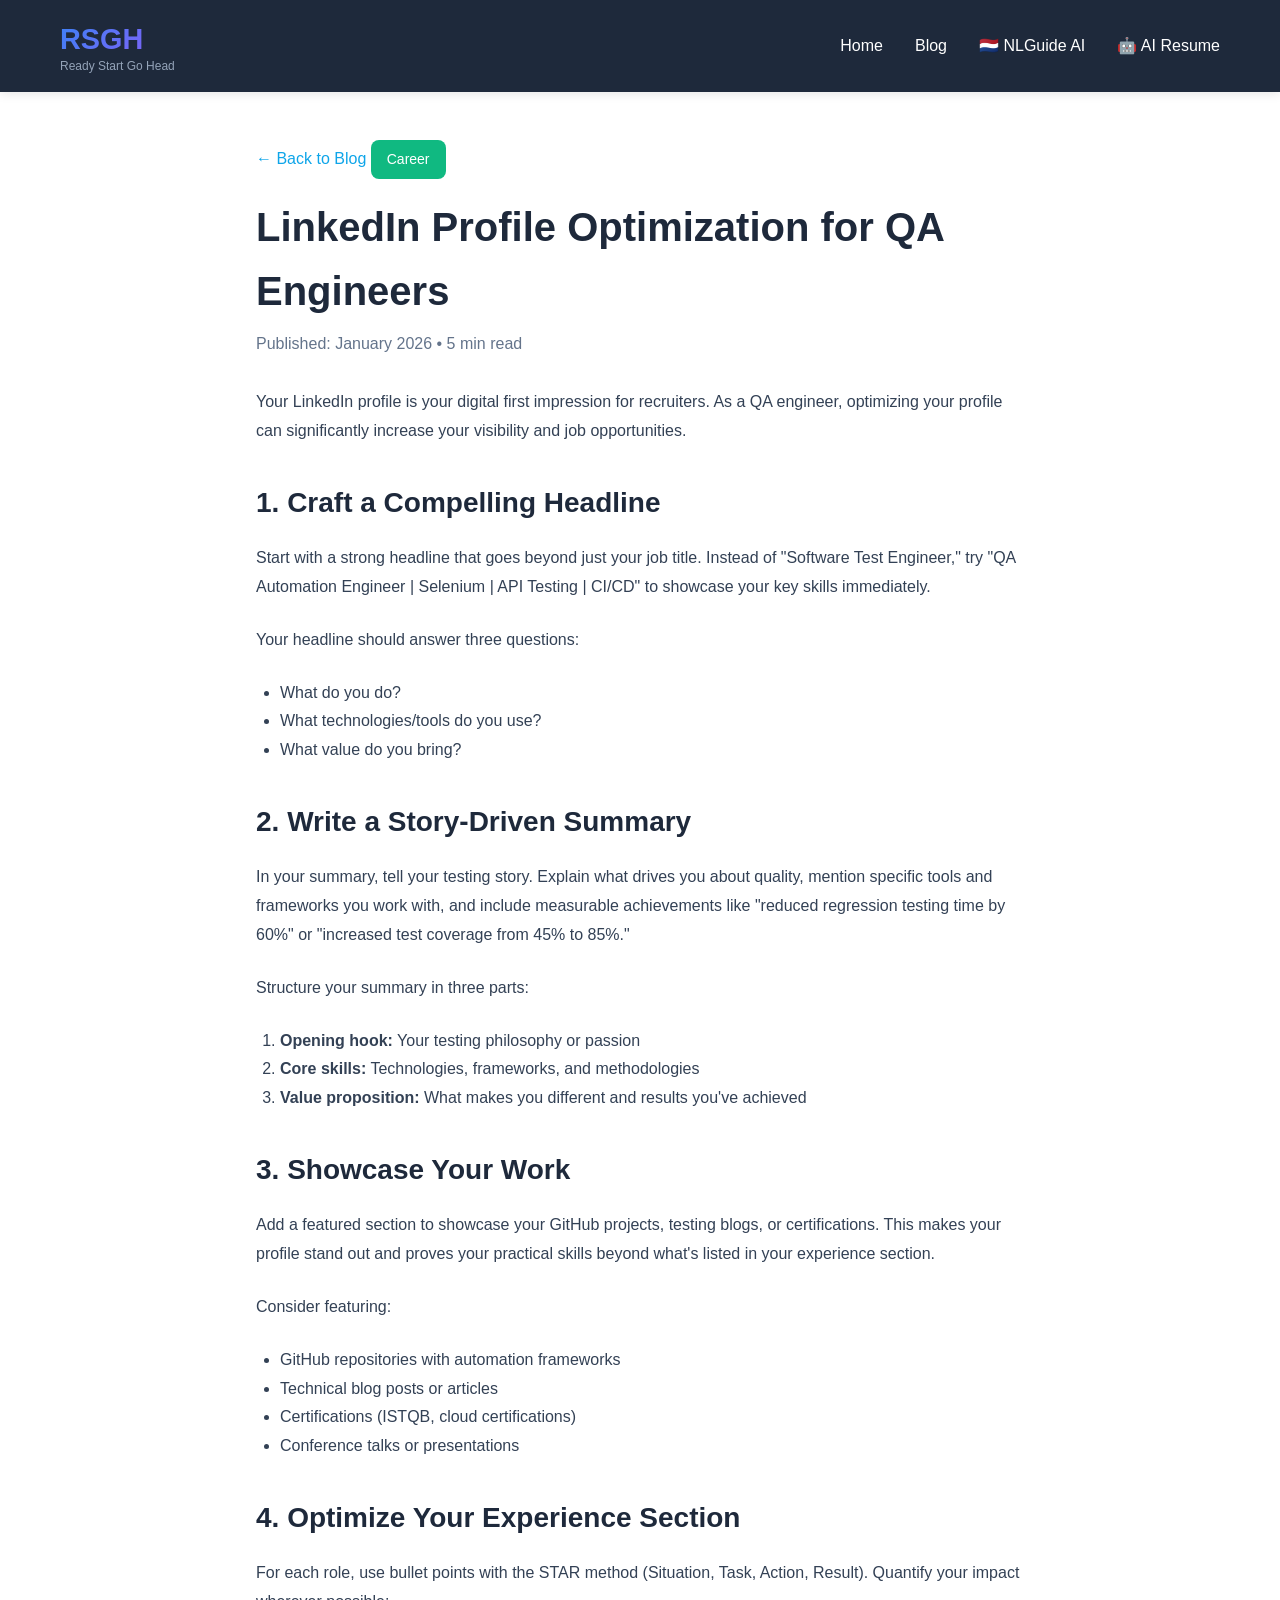
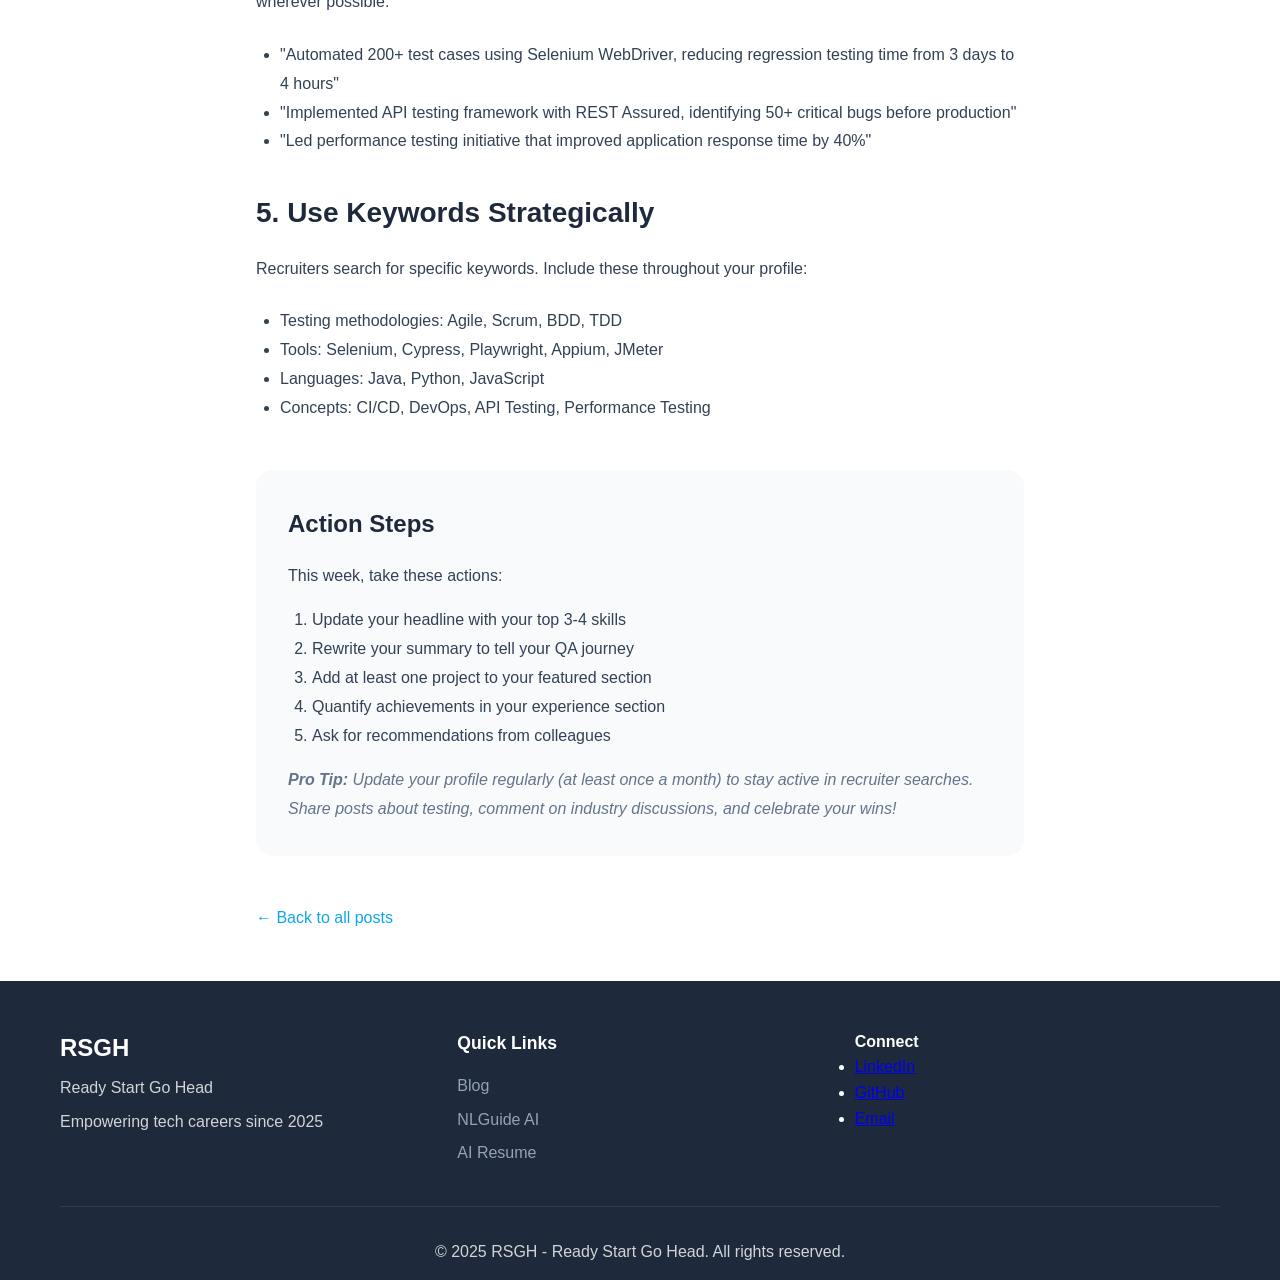
<file: posts/linkedin-optimization.html>
<!DOCTYPE html>
<html lang="en">
<head>
    <meta charset="UTF-8">
    <meta name="viewport" content="width=device-width, initial-scale=1.0">
    <title>LinkedIn Profile Optimization for QA Engineers - RSGH</title>
    <link rel="stylesheet" href="../styles.css">
</head>
<body>
    <!-- Navigation -->
    <nav class="navbar">
        <div class="container">
            <div class="nav-brand">
                <h2>RSGH</h2>
                <span class="brand-tagline">Ready Start Go Head</span>
            </div>
            <ul class="nav-menu">
                <li><a href="../index.html">Home</a></li>
                <li><a href="../blog.html">Blog</a></li>
                <li><a href="../nlguide-ai.html">🇳🇱 NLGuide AI</a></li>
                <li><a href="../ai-resume-tailor.html">🤖 AI Resume</a></li>
            </ul>
        </div>
    </nav>

    <!-- Blog Post Content -->
    <article class="blog-post">
        <div class="container" style="max-width: 800px; padding: 3rem 1rem;">
            <a href="../blog.html" style="color: #0ea5e9; text-decoration: none; margin-bottom: 1rem; display: inline-block;">&larr; Back to Blog</a>
            <span class="card-tag" style="background: #10b981; color: white; padding: 0.5rem 1rem; border-radius: 0.5rem; font-size: 0.875rem; display: inline-block; margin-bottom: 1rem;">Career</span>
            <h1 style="font-size: 2.5rem; margin-bottom: 0.5rem; color: #1e293b;">LinkedIn Profile Optimization for QA Engineers</h1>
            <p style="color: #64748b; margin-bottom: 2rem;">Published: January 2026 • 5 min read</p>

            <div style="line-height: 1.8; color: #334155;">
                <p style="margin-bottom: 1.5rem;">Your LinkedIn profile is your digital first impression for recruiters. As a QA engineer, optimizing your profile can significantly increase your visibility and job opportunities.</p>
                
                <h2 style="font-size: 1.75rem; margin: 2rem 0 1rem; color: #1e293b;">1. Craft a Compelling Headline</h2>
                <p style="margin-bottom: 1.5rem;">Start with a strong headline that goes beyond just your job title. Instead of "Software Test Engineer," try "QA Automation Engineer | Selenium | API Testing | CI/CD" to showcase your key skills immediately.</p>
                <p style="margin-bottom: 1.5rem;">Your headline should answer three questions:</p>
                <ul style="margin-bottom: 1.5rem; padding-left: 1.5rem;">
                    <li>What do you do?</li>
                    <li>What technologies/tools do you use?</li>
                    <li>What value do you bring?</li>
                </ul>

                <h2 style="font-size: 1.75rem; margin: 2rem 0 1rem; color: #1e293b;">2. Write a Story-Driven Summary</h2>
                <p style="margin-bottom: 1.5rem;">In your summary, tell your testing story. Explain what drives you about quality, mention specific tools and frameworks you work with, and include measurable achievements like "reduced regression testing time by 60%" or "increased test coverage from 45% to 85%."</p>
                <p style="margin-bottom: 1.5rem;">Structure your summary in three parts:</p>
                <ol style="margin-bottom: 1.5rem; padding-left: 1.5rem;">
                    <li><strong>Opening hook:</strong> Your testing philosophy or passion</li>
                    <li><strong>Core skills:</strong> Technologies, frameworks, and methodologies</li>
                    <li><strong>Value proposition:</strong> What makes you different and results you've achieved</li>
                </ol>

                <h2 style="font-size: 1.75rem; margin: 2rem 0 1rem; color: #1e293b;">3. Showcase Your Work</h2>
                <p style="margin-bottom: 1.5rem;">Add a featured section to showcase your GitHub projects, testing blogs, or certifications. This makes your profile stand out and proves your practical skills beyond what's listed in your experience section.</p>
                <p style="margin-bottom: 1.5rem;">Consider featuring:</p>
                <ul style="margin-bottom: 1.5rem; padding-left: 1.5rem;">
                    <li>GitHub repositories with automation frameworks</li>
                    <li>Technical blog posts or articles</li>
                    <li>Certifications (ISTQB, cloud certifications)</li>
                    <li>Conference talks or presentations</li>
                </ul>

                <h2 style="font-size: 1.75rem; margin: 2rem 0 1rem; color: #1e293b;">4. Optimize Your Experience Section</h2>
                <p style="margin-bottom: 1.5rem;">For each role, use bullet points with the STAR method (Situation, Task, Action, Result). Quantify your impact wherever possible:</p>
                <ul style="margin-bottom: 1.5rem; padding-left: 1.5rem;">
                    <li>"Automated 200+ test cases using Selenium WebDriver, reducing regression testing time from 3 days to 4 hours"</li>
                    <li>"Implemented API testing framework with REST Assured, identifying 50+ critical bugs before production"</li>
                    <li>"Led performance testing initiative that improved application response time by 40%"</li>
                </ul>

                <h2 style="font-size: 1.75rem; margin: 2rem 0 1rem; color: #1e293b;">5. Use Keywords Strategically</h2>
                <p style="margin-bottom: 1.5rem;">Recruiters search for specific keywords. Include these throughout your profile:</p>
                <ul style="margin-bottom: 1.5rem; padding-left: 1.5rem;">
                    <li>Testing methodologies: Agile, Scrum, BDD, TDD</li>
                    <li>Tools: Selenium, Cypress, Playwright, Appium, JMeter</li>
                    <li>Languages: Java, Python, JavaScript</li>
                    <li>Concepts: CI/CD, DevOps, API Testing, Performance Testing</li>
                </ul>

                <div style="background: #f8fafc; padding: 2rem; border-radius: 1rem; margin-top: 3rem;">
                    <h2 style="font-size: 1.5rem; margin-bottom: 1rem; color: #1e293b;">Action Steps</h2>
                    <p style="margin-bottom: 1rem;">This week, take these actions:</p>
                    <ol style="margin-bottom: 1rem; padding-left: 1.5rem;">
                        <li>Update your headline with your top 3-4 skills</li>
                        <li>Rewrite your summary to tell your QA journey</li>
                        <li>Add at least one project to your featured section</li>
                        <li>Quantify achievements in your experience section</li>
                        <li>Ask for recommendations from colleagues</li>
                    </ol>
                    <p style="font-style: italic; color: #64748b;"><strong>Pro Tip:</strong> Update your profile regularly (at least once a month) to stay active in recruiter searches. Share posts about testing, comment on industry discussions, and celebrate your wins!</p>
                </div>

                <a href="../blog.html" style="margin-top: 3rem; color: #0ea5e9; text-decoration: none; display: inline-block;">&larr; Back to all posts</a>
            </div>
        </div>
    </article>

    <footer class="footer">
        <div class="container">
            <div class="footer-content">
                <div class="footer-brand">
                    <h3>RSGH</h3>
                    <p>Ready Start Go Head</p>
                    <p>Empowering tech careers since 2025</p>
                </div>
                <div class="footer-links">
                    <h4>Quick Links</h4>
                    <ul>
                        <li><a href="../blog.html">Blog</a></li>
                        <li><a href="../nlguide-ai.html">NLGuide AI</a></li>
                        <li><a href="../ai-resume-tailor.html">AI Resume</a></li>
                    </ul>
                </div>
                <div class="footer-social">
                    <h4>Connect</h4>
                    <ul>
                        <li><a href="https://www.linkedin.com/in/rajasekhar-narisetti/">LinkedIn</a></li>
                        <li><a href="https://github.com/rajasekhar477">GitHub</a></li>
                        <li><a href="mailto:raja4usekhar@gmail.com">Email</a></li>
                    </ul>
                </div>
            </div>
            <div class="footer-bottom">
                <p>© 2025 RSGH - Ready Start Go Head. All rights reserved.</p>
            </div>
        </div>
    </footer>

    <!-- Tawk.to Live Chat -->
    <script type="text/javascript">
    var Tawk_API=Tawk_API||{}, Tawk_LoadStart=new Date();
    (function(){
    var s1=document.createElement("script"),s0=document.getElementsByTagName("script")[0];
    s1.async=true;
    s1.src='https://embed.tawk.to/694ec43c77283d197dcb7bb7/1ii6khspp';
    s1.charset='UTF-8';
    s1.setAttribute('crossorigin','*');
    s0.parentNode.insertBefore(s1,s0);
    })();
    </script>
</body>
</html>
</file>
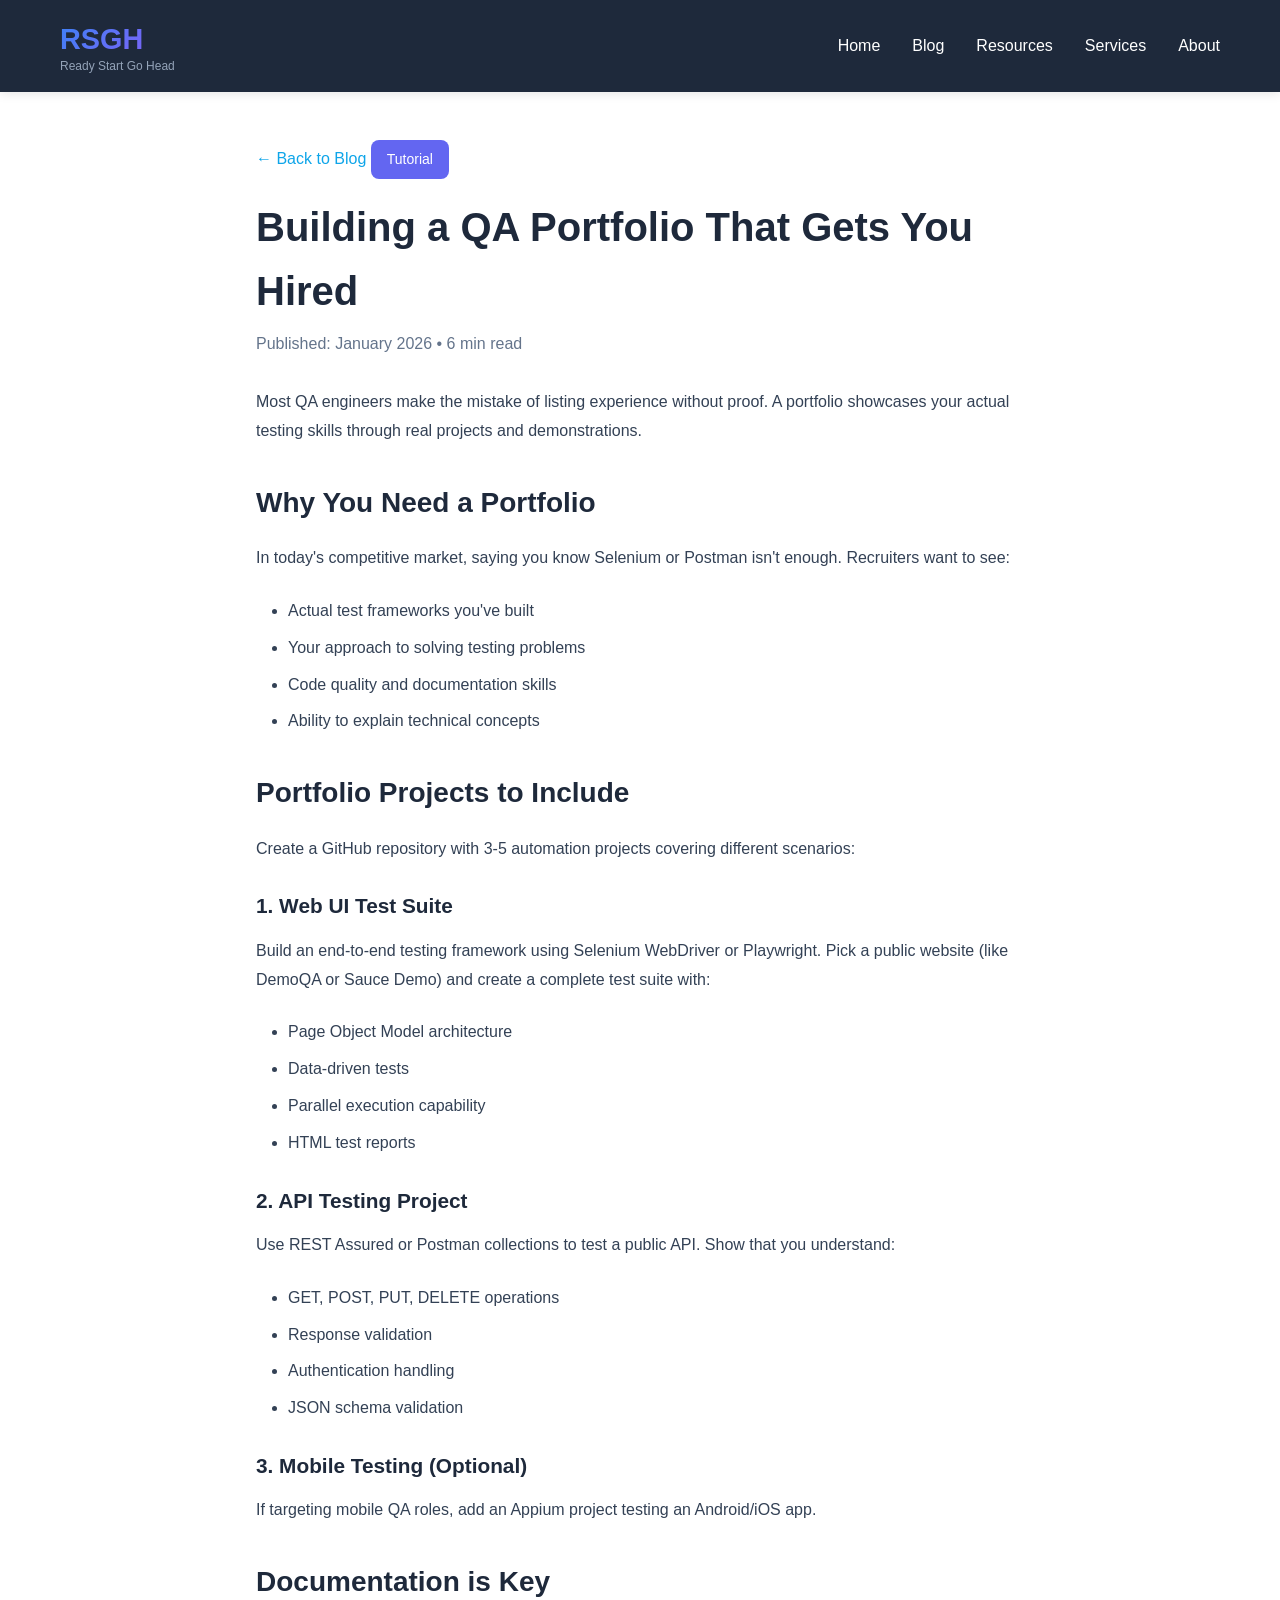
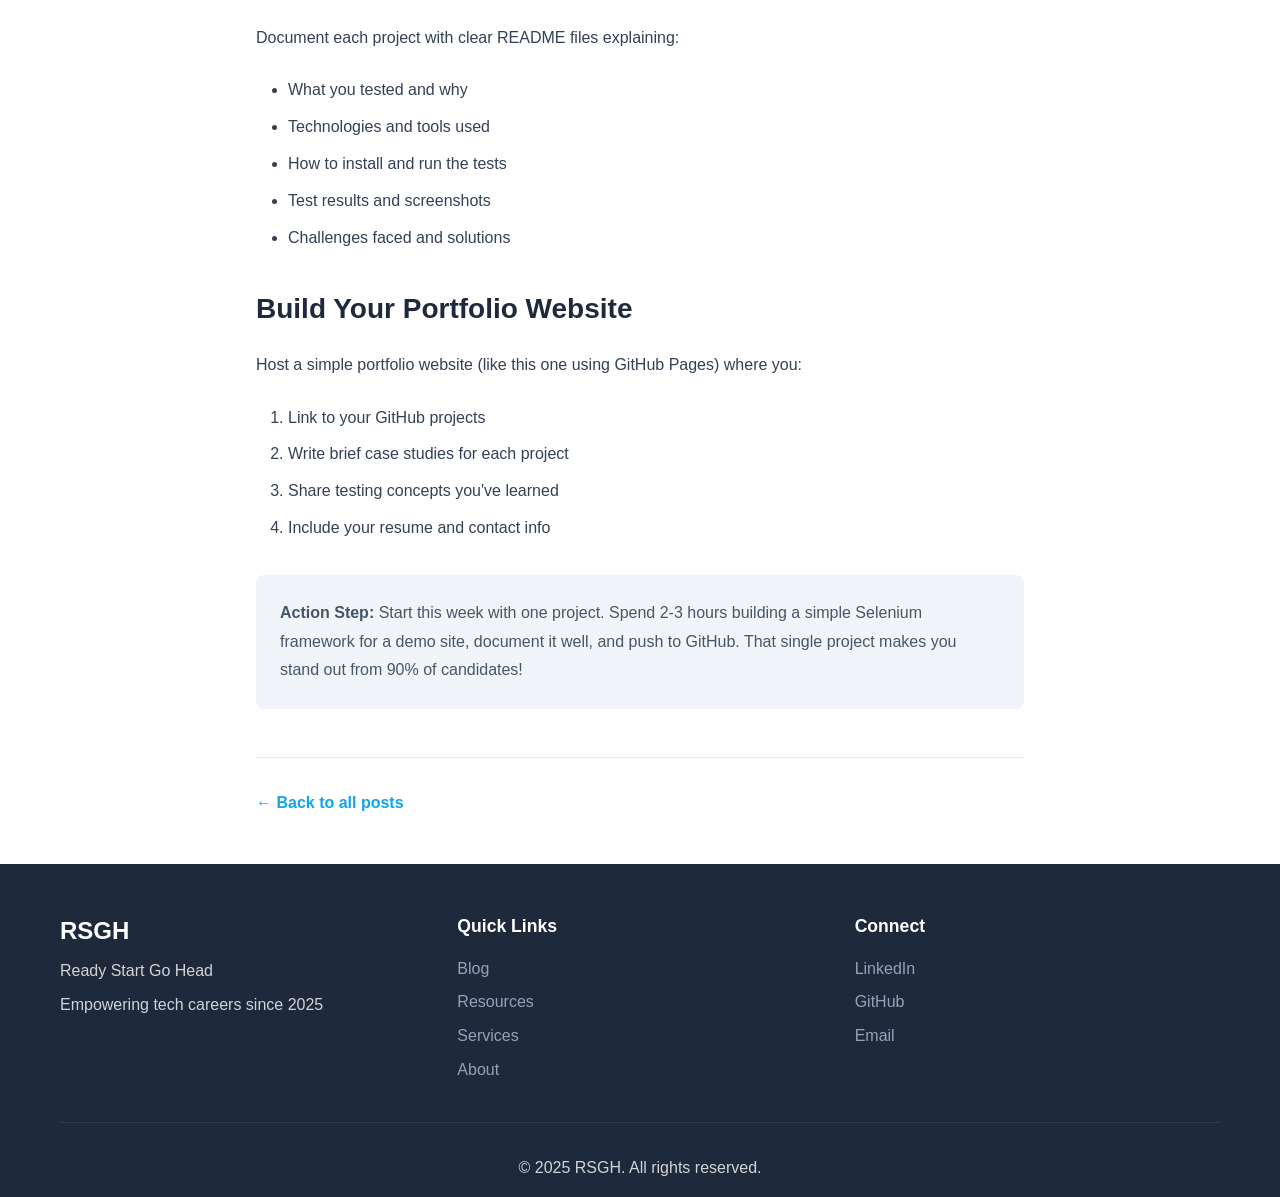
<file: posts/qa-portfolio-guide.html>
<!DOCTYPE html>
<html lang="en">
<head>
    <meta charset="UTF-8">
    <meta name="viewport" content="width=device-width, initial-scale=1.0">
    <title>Building a QA Portfolio That Gets You Hired - RSGH</title>
    <link rel="stylesheet" href="../styles.css">
</head>
<body>
    <nav class="navbar">
        <div class="container">
            <div class="nav-brand"><h2>RSGH</h2><span class="brand-tagline">Ready Start Go Head</span></div>
            <ul class="nav-menu">
                <li><a href="../index.html">Home</a></li><li><a href="../blog.html">Blog</a></li>
                <li><a href="../resources.html">Resources</a></li><li><a href="../services.html">Services</a></li>
                <li><a href="../about.html">About</a></li>
            </ul>
        </div>
    </nav>
    <article class="blog-post">
        <div class="container" style="max-width: 800px; padding: 3rem 1rem;">
            <a href="../blog.html" style="color: #0ea5e9; text-decoration: none; margin-bottom: 1rem; display: inline-block;">&larr; Back to Blog</a>
            <span class="card-tag" style="background: #6366f1; color: white; padding: 0.5rem 1rem; border-radius: 0.5rem; font-size: 0.875rem; display: inline-block; margin-bottom: 1rem;">Tutorial</span>
            <h1 style="font-size: 2.5rem; margin-bottom: 0.5rem; color: #1e293b;">Building a QA Portfolio That Gets You Hired</h1>
            <p style="color: #64748b; margin-bottom: 2rem;">Published: January 2026 • 6 min read</p>
            <div style="line-height: 1.8; color: #334155;">
                <p style="margin-bottom: 1.5rem;">Most QA engineers make the mistake of listing experience without proof. A portfolio showcases your actual testing skills through real projects and demonstrations.</p>
                <h2 style="font-size: 1.75rem; margin: 2rem 0 1rem; color: #1e293b;">Why You Need a Portfolio</h2>
                <p style="margin-bottom: 1.5rem;">In today's competitive market, saying you know Selenium or Postman isn't enough. Recruiters want to see:</p>
                <ul style="margin: 1rem 0 1.5rem 2rem; list-style: disc;">
                    <li style="margin-bottom: 0.5rem;">Actual test frameworks you've built</li>
                    <li style="margin-bottom: 0.5rem;">Your approach to solving testing problems</li>
                    <li style="margin-bottom: 0.5rem;">Code quality and documentation skills</li>
                    <li style="margin-bottom: 0.5rem;">Ability to explain technical concepts</li>
                </ul>
                <h2 style="font-size: 1.75rem; margin: 2rem 0 1rem; color: #1e293b;">Portfolio Projects to Include</h2>
                <p style="margin-bottom: 1.5rem;">Create a GitHub repository with 3-5 automation projects covering different scenarios:</p>
                <h3 style="font-size: 1.3rem; margin: 1.5rem 0 0.75rem; color: #1e293b;">1. Web UI Test Suite</h3>
                <p style="margin-bottom: 1.5rem;">Build an end-to-end testing framework using Selenium WebDriver or Playwright. Pick a public website (like DemoQA or Sauce Demo) and create a complete test suite with:</p>
                <ul style="margin: 1rem 0 1.5rem 2rem; list-style: disc;">
                    <li style="margin-bottom: 0.5rem;">Page Object Model architecture</li>
                    <li style="margin-bottom: 0.5rem;">Data-driven tests</li>
                    <li style="margin-bottom: 0.5rem;">Parallel execution capability</li>
                    <li style="margin-bottom: 0.5rem;">HTML test reports</li>
                </ul>
                <h3 style="font-size: 1.3rem; margin: 1.5rem 0 0.75rem; color: #1e293b;">2. API Testing Project</h3>
                <p style="margin-bottom: 1.5rem;">Use REST Assured or Postman collections to test a public API. Show that you understand:</p>
                <ul style="margin: 1rem 0 1.5rem 2rem; list-style: disc;">
                    <li style="margin-bottom: 0.5rem;">GET, POST, PUT, DELETE operations</li>
                    <li style="margin-bottom: 0.5rem;">Response validation</li>
                    <li style="margin-bottom: 0.5rem;">Authentication handling</li>
                    <li style="margin-bottom: 0.5rem;">JSON schema validation</li>
                </ul>
                <h3 style="font-size: 1.3rem; margin: 1.5rem 0 0.75rem; color: #1e293b;">3. Mobile Testing (Optional)</h3>
                <p style="margin-bottom: 1.5rem;">If targeting mobile QA roles, add an Appium project testing an Android/iOS app.</p>
                <h2 style="font-size: 1.75rem; margin: 2rem 0 1rem; color: #1e293b;">Documentation is Key</h2>
                <p style="margin-bottom: 1.5rem;">Document each project with clear README files explaining:</p>
                <ul style="margin: 1rem 0 1.5rem 2rem; list-style: disc;">
                    <li style="margin-bottom: 0.5rem;">What you tested and why</li>
                    <li style="margin-bottom: 0.5rem;">Technologies and tools used</li>
                    <li style="margin-bottom: 0.5rem;">How to install and run the tests</li>
                    <li style="margin-bottom: 0.5rem;">Test results and screenshots</li>
                    <li style="margin-bottom: 0.5rem;">Challenges faced and solutions</li>
                </ul>
                <h2 style="font-size: 1.75rem; margin: 2rem 0 1rem; color: #1e293b;">Build Your Portfolio Website</h2>
                <p style="margin-bottom: 1.5rem;">Host a simple portfolio website (like this one using GitHub Pages) where you:</p>
                <ol style="margin: 1rem 0 1.5rem 2rem; list-style: decimal;">
                    <li style="margin-bottom: 0.5rem;">Link to your GitHub projects</li>
                    <li style="margin-bottom: 0.5rem;">Write brief case studies for each project</li>
                    <li style="margin-bottom: 0.5rem;">Share testing concepts you've learned</li>
                    <li style="margin-bottom: 0.5rem;">Include your resume and contact info</li>
                </ol>
                <div style="background: #f1f5f9; padding: 1.5rem; border-radius: 0.5rem; margin: 2rem 0;">
                    <p style="margin: 0; color: #475569;"><strong>Action Step:</strong> Start this week with one project. Spend 2-3 hours building a simple Selenium framework for a demo site, document it well, and push to GitHub. That single project makes you stand out from 90% of candidates!</p>
                </div>
            </div>
            <div style="margin-top: 3rem; padding-top: 2rem; border-top: 1px solid #e2e8f0;">
                <a href="../blog.html" style="color: #0ea5e9; text-decoration: none; font-weight: 600;">&larr; Back to all posts</a>
            </div>
        </div>
    </article>
    <footer class="footer">
        <div class="container"><div class="footer-content">
            <div class="footer-brand"><h3>RSGH</h3><p>Ready Start Go Head</p><p>Empowering tech careers since 2025</p></div>
            <div class="footer-links"><h4>Quick Links</h4><a href="../blog.html">Blog</a><a href="../resources.html">Resources</a><a href="../services.html">Services</a><a href="../about.html">About</a></div>
            <div class="footer-links"><h4>Connect</h4><a href="https://www.linkedin.com/in/rajasekhar-narisetti/">LinkedIn</a><a href="https://github.com/rajasekhar477">GitHub</a><a href="mailto:raja4usekhar@gmail.com">Email</a></div>
        </div><div class="footer-bottom"><p>&copy; 2025 RSGH. All rights reserved.</p></div></div>
    </footer>
    <script type="text/javascript">var Tawk_API=Tawk_API||{},Tawk_LoadStart=new Date();(function(){var s1=document.createElement("script"),s0=document.getElementsByTagName("script")[0];s1.async=true;s1.src='https://embed.tawk.to/694ec43c77283d197dcb7bb7/1ii6khspp';s1.charset='UTF-8';s1.setAttribute('crossorigin','*');s0.parentNode.insertBefore(s1,s0);})();</script>
</body>
</html>
</file>
<file: styles.css>
/* RSGH Website Styles - Ready Start Go Head */

/* Reset and Base Styles */
* {
    margin: 0;
    padding: 0;
    box-sizing: border-box;
}

:root {
    --primary-color: #2563eb;
    --secondary-color: #10b981;
    --dark-color: #1e293b;
    --light-color: #f8fafc;
    --text-color: #334155;
    --border-color: #e2e8f0;
    --gradient-start: #3b82f6;
    --gradient-end: #8b5cf6;
}

body {
    font-family: 'Inter', -apple-system, BlinkMacSystemFont, 'Segoe UI', sans-serif;
    line-height: 1.6;
    color: var(--text-color);
    background-color: #fff;
}

/* Container */
.container {
    max-width: 1200px;
    margin: 0 auto;
    padding: 0 20px;
}

/* Navigation */
.navbar {
    background: var(--dark-color);
    color: white;
    padding: 1rem 0;
    position: sticky;
    top: 0;
    z-index: 100;
    box-shadow: 0 2px 10px rgba(0,0,0,0.1);
}

.navbar .container {
    display: flex;
    justify-content: space-between;
    align-items: center;
}

.nav-brand h2 {
    font-size: 1.8rem;
    font-weight: 700;
    background: linear-gradient(135deg, var(--gradient-start), var(--gradient-end));
    -webkit-background-clip: text;
    -webkit-text-fill-color: transparent;
    background-clip: text;
}

.brand-tagline {
    font-size: 0.75rem;
    color: #94a3b8;
    display: block;
    margin-top: -5px;
}

.nav-menu {
    display: flex;
    list-style: none;
    gap: 2rem;
}

.nav-menu a {
    color: white;
    text-decoration: none;
    font-weight: 500;
    transition: color 0.3s;
}

.nav-menu a:hover,
.nav-menu a.active {
    color: var(--secondary-color);
}

/* Hero Section */
.hero {
    background: linear-gradient(135deg, #667eea 0%, #764ba2 100%);
    color: white;
    padding: 5rem 0;
    text-align: center;
}

.hero-title {
    font-size: 3rem;
    font-weight: 700;
    margin-bottom: 1rem;
    animation: fadeInUp 0.8s ease-out;
}

.hero-subtitle {
    font-size: 1.5rem;
    margin-bottom: 1rem;
    opacity: 0.95;
}

.hero-description {
    font-size: 1.1rem;
    max-width: 700px;
    margin: 0 auto 2rem;
    opacity: 0.9;
}

.hero-buttons {
    display: flex;
    gap: 1rem;
    justify-content: center;
    flex-wrap: wrap;
}

/* Buttons */
.btn {
    display: inline-block;
    padding: 0.75rem 2rem;
    text-decoration: none;
    border-radius: 8px;
    font-weight: 600;
    transition: all 0.3s;
    cursor: pointer;
    border: none;
}

.btn-primary {
    background: var(--primary-color);
    color: white;
}

.btn-primary:hover {
    background: #1d4ed8;
    transform: translateY(-2px);
    box-shadow: 0 10px 20px rgba(37, 99, 235, 0.3);
}

.btn-secondary {
    background: white;
    color: var(--primary-color);
}

.btn-secondary:hover {
    background: var(--light-color);
    transform: translateY(-2px);
}

/* Stats Section */
.stats {
    padding: 3rem 0;
    background: var(--light-color);
}

.stats-grid {
    display: grid;
    grid-template-columns: repeat(auto-fit, minmax(250px, 1fr));
    gap: 2rem;
    text-align: center;
}

.stat-card {
    padding: 2rem;
}

.stat-number {
    font-size: 3rem;
    font-weight: 700;
    color: var(--primary-color);
    margin-bottom: 0.5rem;
}

.stat-label {
    font-size: 1.1rem;
    color: var(--text-color);
}

/* Featured Section */
.featured {
    padding: 4rem 0;
}

.section-title {
    text-align: center;
    font-size: 2.5rem;
    margin-bottom: 3rem;
    color: var(--dark-color);
}

.featured-grid {
    display: grid;
    grid-template-columns: repeat(auto-fit, minmax(300px, 1fr));
    gap: 2rem;
}

.featured-card {
    background: white;
    border: 1px solid var(--border-color);
    border-radius: 12px;
    padding: 2rem;
    transition: all 0.3s;
    cursor: pointer;
}

.featured-card:hover {
    transform: translateY(-5px);
    box-shadow: 0 10px 30px rgba(0,0,0,0.1);
}

.card-tag {
    display: inline-block;
    background: var(--secondary-color);
    color: white;
    padding: 0.25rem 0.75rem;
    border-radius: 20px;
    font-size: 0.85rem;
    margin-bottom: 1rem;
}

.featured-card h3 {
    font-size: 1.3rem;
    margin-bottom: 1rem;
    color: var(--dark-color);
}

.featured-card p {
    color: var(--text-color);
    margin-bottom: 1rem;
}

.card-link {
    color: var(--primary-color);
    text-decoration: none;
    font-weight: 600;
}

.card-link:hover {
    text-decoration: underline;
}

/* CTA Section */
.cta {
    background: linear-gradient(135deg, var(--gradient-start), var(--gradient-end));
    color: white;
    padding: 4rem 0;
    text-align: center;
}

.cta-content h2 {
    font-size: 2.5rem;
    margin-bottom: 1rem;
}

.cta-content p {
    font-size: 1.2rem;
    margin-bottom: 2rem;
    opacity: 0.95;
}

.email-form {
    display: flex;
    max-width: 500px;
    margin: 0 auto;
    gap: 1rem;
    flex-wrap: wrap;
    justify-content: center;
}

.email-form input {
    flex: 1;
    min-width: 250px;
    padding: 0.75rem 1rem;
    border: none;
    border-radius: 8px;
    font-size: 1rem;
}

.email-form button {
    padding: 0.75rem 2rem;
}

.privacy-note {
    margin-top: 1rem;
    font-size: 0.9rem;
    opacity: 0.8;
}

/* Services Preview */
.services-preview {
    padding: 4rem 0;
    background: var(--light-color);
}

.services-grid {
    display: grid;
    grid-template-columns: repeat(auto-fit, minmax(300px, 1fr));
    gap: 2rem;
    margin-bottom: 2rem;
}

.service-card {
    background: white;
    padding: 2.5rem;
    border-radius: 12px;
    text-align: center;
    border: 1px solid var(--border-color);
    transition: all 0.3s;
}

.service-card:hover {
    transform: translateY(-5px);
    box-shadow: 0 10px 30px rgba(0,0,0,0.1);
}

.service-icon {
    font-size: 3rem;
    margin-bottom: 1rem;
}

.service-card h3 {
    font-size: 1.5rem;
    margin-bottom: 1rem;
    color: var(--dark-color);
}

.cta-button {
    text-align: center;
    margin-top: 2rem;
}

/* Footer */
.footer {
    background: var(--dark-color);
    color: white;
    padding: 3rem 0 1rem;
}

.footer-content {
    display: grid;
    grid-template-columns: repeat(auto-fit, minmax(250px, 1fr));
    gap: 2rem;
    margin-bottom: 2rem;
}

.footer-brand h3 {
    font-size: 1.5rem;
    margin-bottom: 0.5rem;
}

.footer-brand p {
    opacity: 0.8;
    margin-bottom: 0.5rem;
}

.footer-links h4,
.footer-connect h4 {
    margin-bottom: 1rem;
    font-size: 1.1rem;
}

.footer-links ul,
.footer-connect ul {
    list-style: none;
}

.footer-links a,
.footer-connect a {
    color: #94a3b8;
    text-decoration: none;
    display: block;
    margin-bottom: 0.5rem;
    transition: color 0.3s;
}

.footer-links a:hover,
.footer-connect a:hover {
    color: var(--secondary-color);
}

.footer-bottom {
    text-align: center;
    padding-top: 2rem;
    border-top: 1px solid #334155;
    opacity: 0.8;
}

/* Animations */
@keyframes fadeInUp {
    from {
        opacity: 0;
        transform: translateY(30px);
    }
    to {
        opacity: 1;
        transform: translateY(0);
    }
}

/* Responsive Design */
@media (max-width: 768px) {
    .hero-title {
        font-size: 2rem;
    }
    
    .hero-subtitle {
        font-size: 1.2rem;
    }
    
    .nav-menu {
        flex-direction: column;
        gap: 1rem;
    }
    
    .navbar .container {
        flex-direction: column;
        text-align: center;
    }
    
    .section-title {
        font-size: 2rem;
    }
    
    .email-form {
        flex-direction: column;
    }
    
    .email-form input {
        min-width: 100%;
    }
}
</file>
